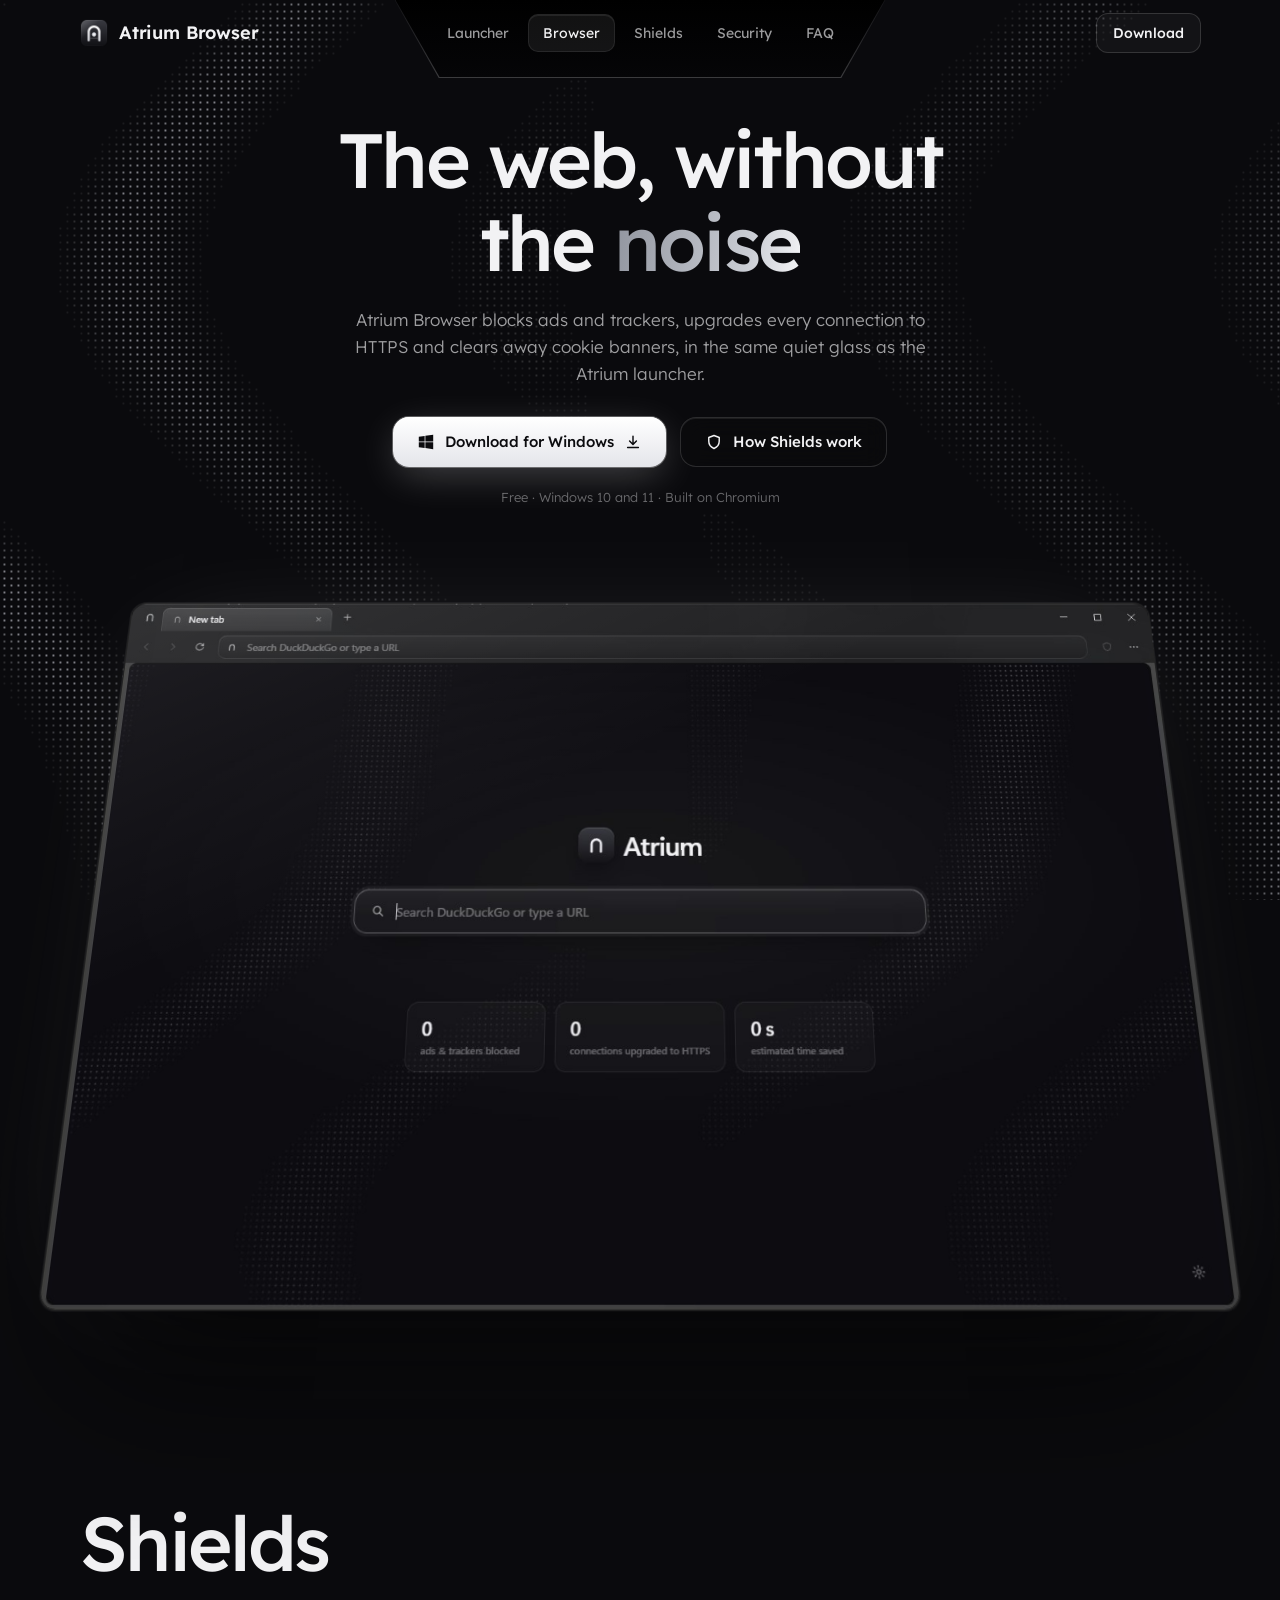
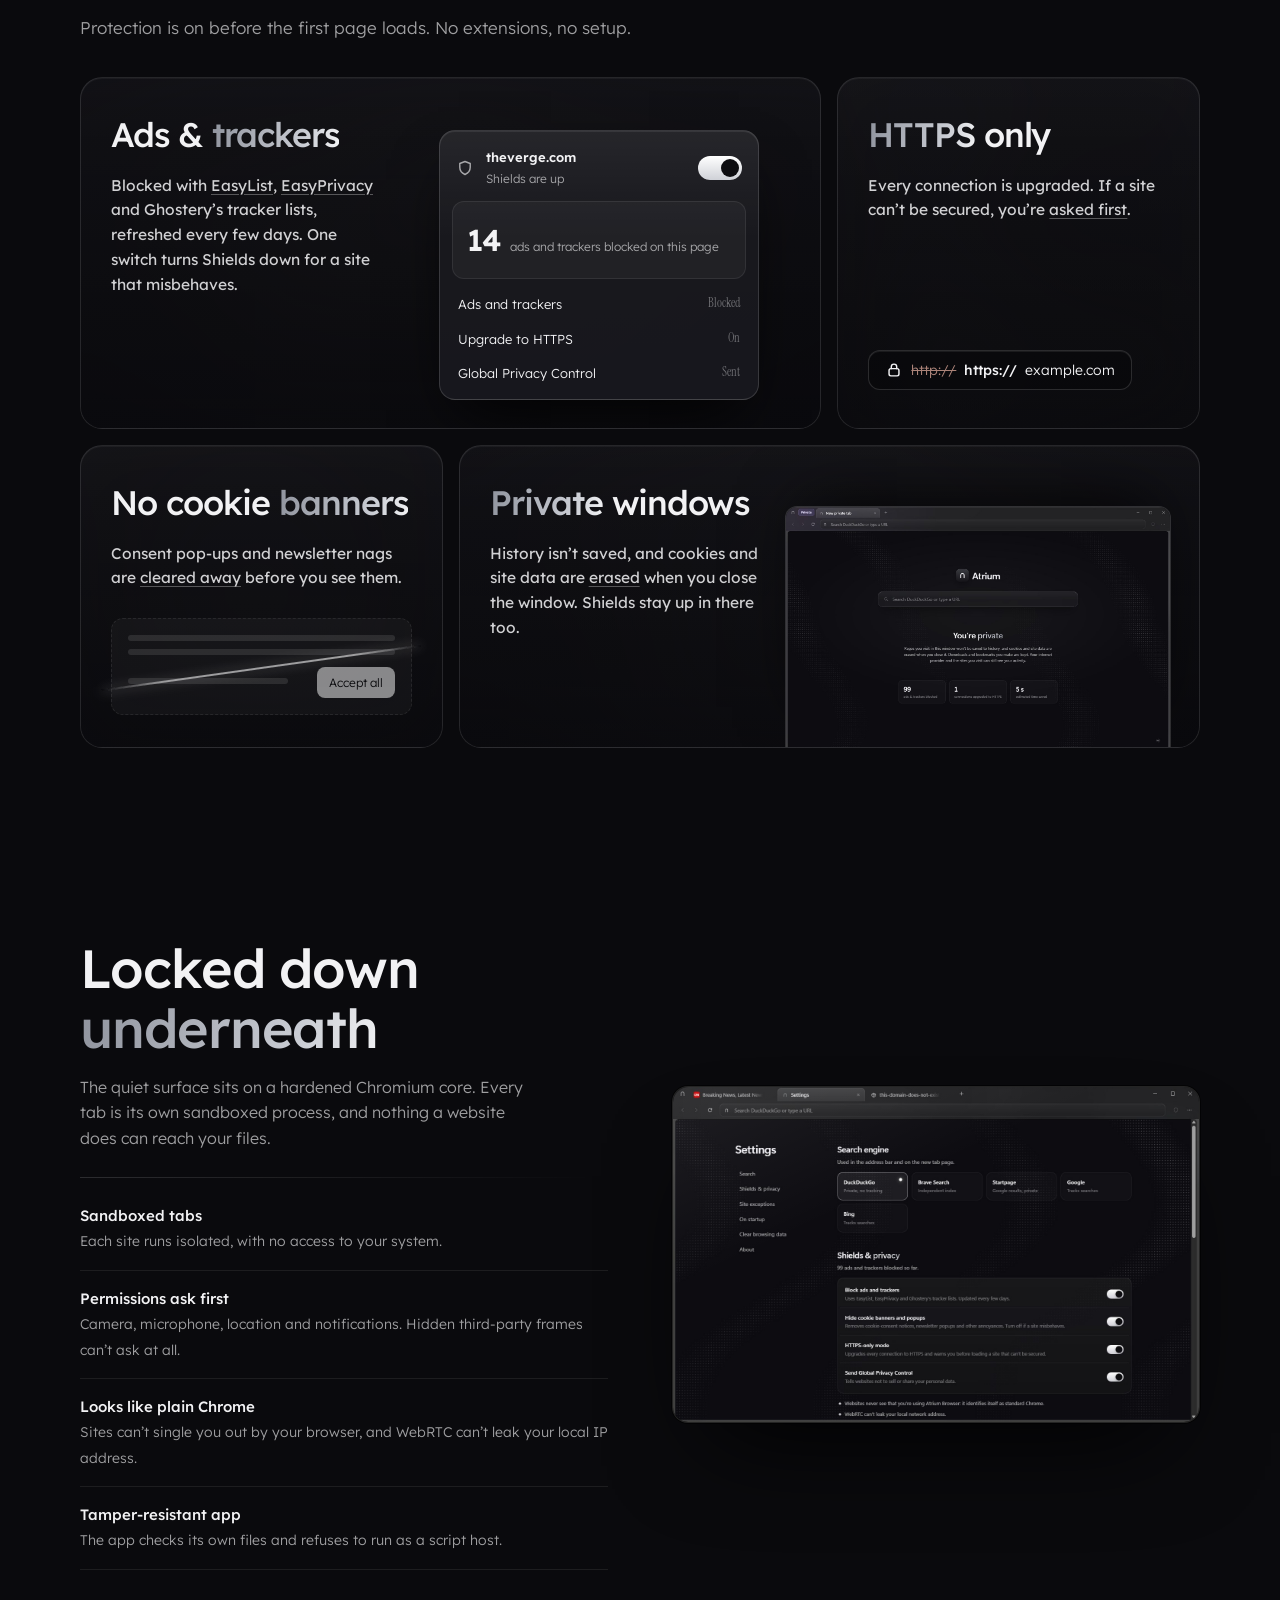
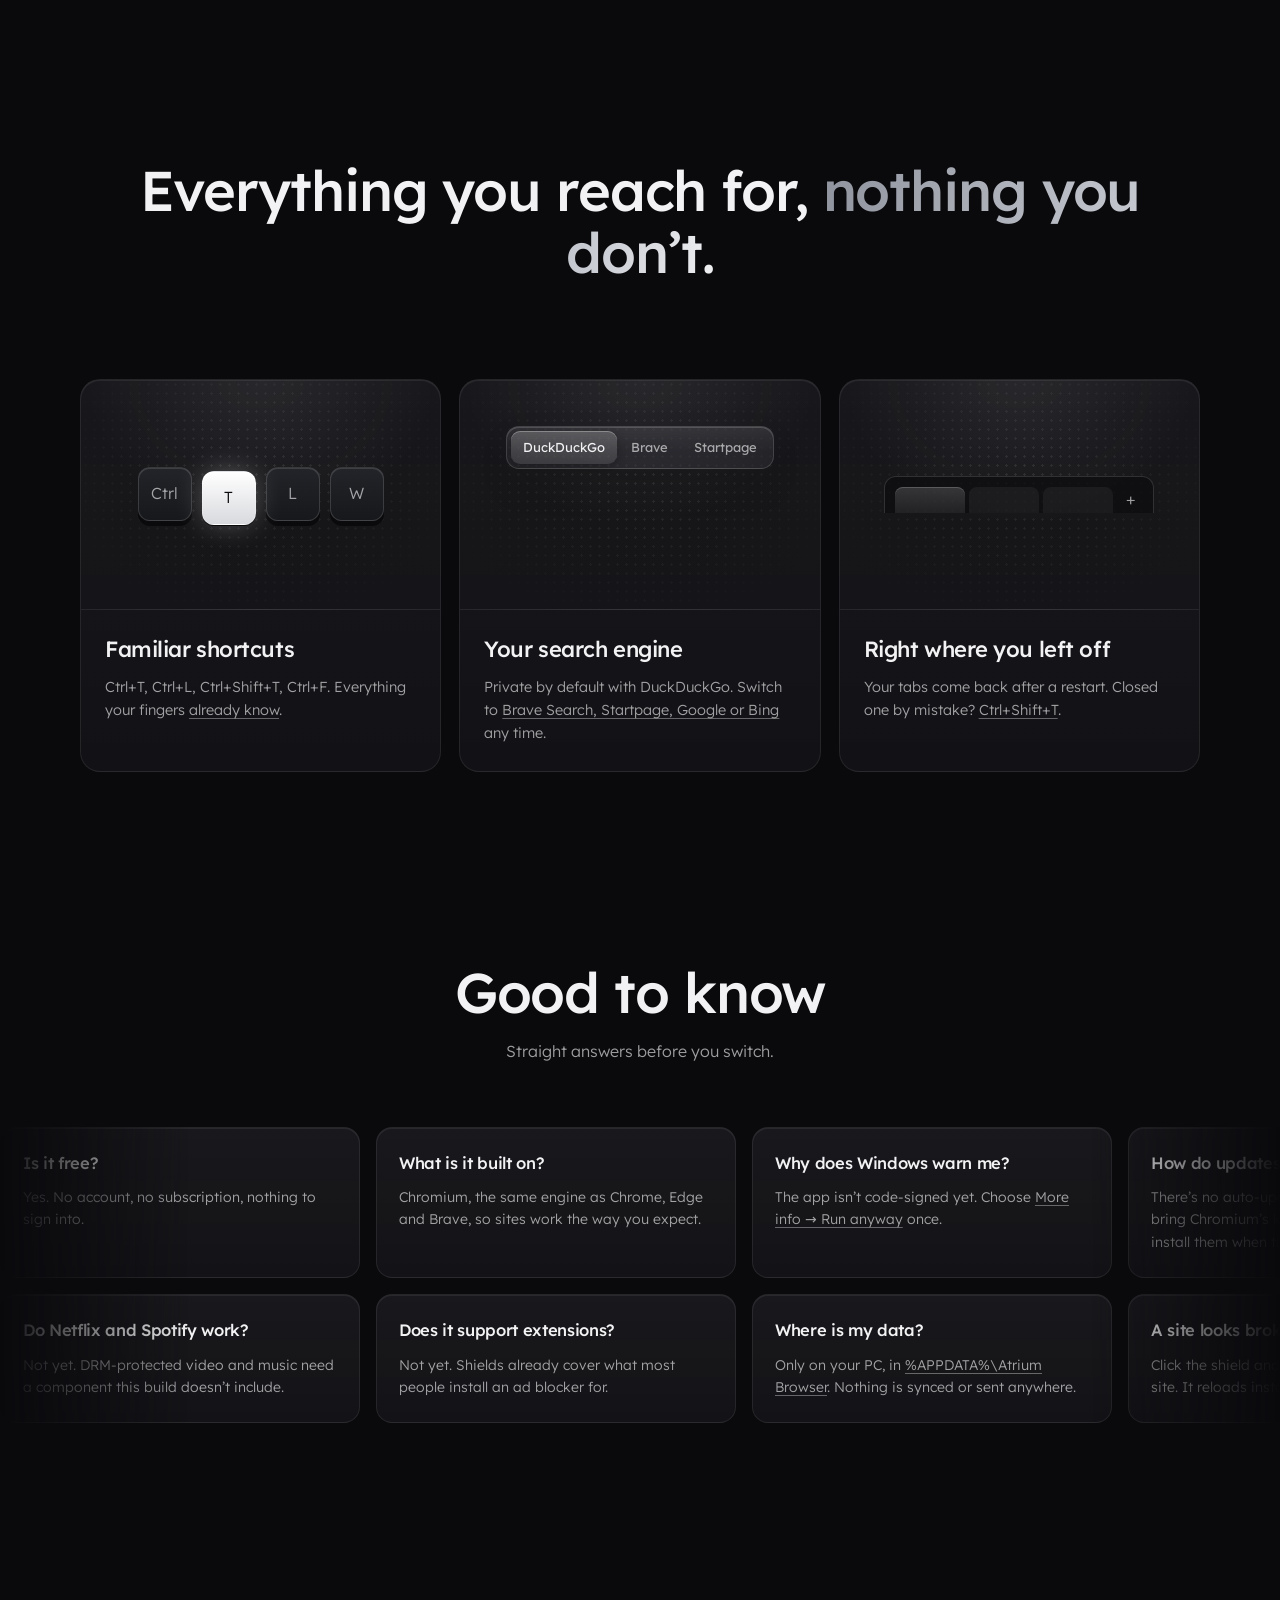
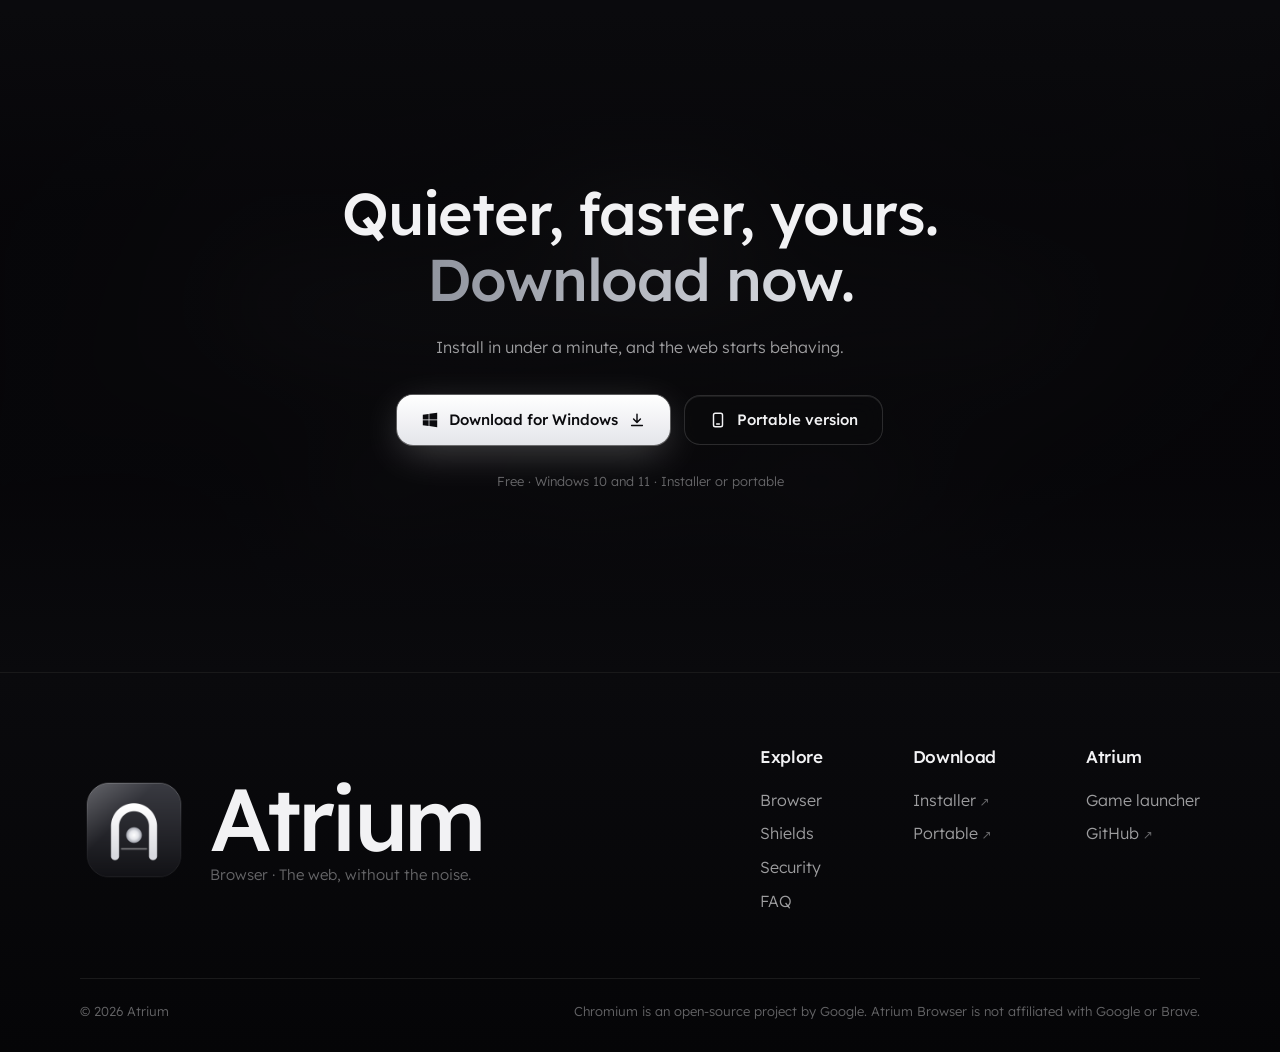
<file: browser.html>
<!doctype html>
<html lang="en">
<head>
  <meta charset="utf-8">
  <meta name="viewport" content="width=device-width, initial-scale=1">
  <title>Atrium Browser — The web, without the noise</title>
  <meta name="description" content="A fast, private browser in the Atrium style. Blocks ads and trackers, upgrades every connection to HTTPS, and hides cookie banners. Built on Chromium.">
  <link rel="icon" href="assets/browser-icon.png">
  <link rel="preconnect" href="https://fonts.googleapis.com">
  <link rel="preconnect" href="https://fonts.gstatic.com" crossorigin>
  <link href="https://fonts.googleapis.com/css2?family=Lexend:wght@300;400;500;600;700&family=Instrument+Serif:ital@1&display=swap" rel="stylesheet">
  <link rel="stylesheet" href="styles.css">
  <link rel="stylesheet" href="browser.css">
</head>
<body>
  <canvas id="dots" aria-hidden="true"></canvas>

  <header class="nav" id="nav">
    <div class="nav-inner">
      <a class="brand" href="#top"><img src="assets/browser-icon.png" alt=""><span>Atrium Browser</span></a>
      <nav class="links">
        <a href="index.html">Launcher</a>
        <a href="#top" class="active">Browser</a>
        <a href="#shields">Shields</a>
        <a href="#security">Security</a>
        <a href="#faq">FAQ</a>
      </nav>
      <a class="nav-cta" href="#download">Download</a>
    </div>
  </header>

  <main id="top">
    <!-- ============ HERO ============ -->
    <section class="hero">
      <div class="hero-copy">
        <h1 class="reveal">The web, without<br>the <span class="accent">noise</span></h1>
        <p class="reveal">Atrium Browser blocks ads and trackers, upgrades every connection to HTTPS and clears away
          cookie banners, in the same quiet glass as the Atrium launcher.</p>
        <div class="ctas reveal">
          <a class="btn primary" href="https://github.com/lolassion/atrium-browser/releases/latest/download/AtriumBrowser-Setup.exe" download>
            <svg viewBox="0 0 20 20" class="fill"><path d="M2 4.1l6.5-.9v6.3H2zM9.3 3.1L18 2v7.5H9.3zM2 10.4h6.5v6.3L2 15.8zM9.3 10.4H18V18l-8.7-1.2z"/></svg>
            Download for Windows
            <svg viewBox="0 0 20 20"><path d="M10 3.5v9M6.2 9l3.8 3.8L13.8 9M4 16.2h12"/></svg>
          </a>
          <a class="btn ghost" href="#shields">
            <svg viewBox="0 0 20 20"><path d="M10 2.8l5.8 2.2v4.3c0 3.7-2.5 6.6-5.8 7.9-3.3-1.3-5.8-4.2-5.8-7.9V5z"/></svg>
            How Shields work
          </a>
        </div>
        <small class="hero-note reveal">Free · Windows 10 and 11 · Built on Chromium</small>
      </div>

      <div class="tilt-stage" id="tiltStage">
        <div class="tilt window big-window">
          <img src="assets/browser-newtab.jpg" alt="Atrium Browser's new tab page with search and Shields statistics">
        </div>
      </div>
    </section>

    <!-- ============ SHIELDS BENTO ============ -->
    <section class="section" id="shields">
      <div class="wrap">
        <h2 class="big reveal">Shields</h2>
        <p class="lead reveal">Protection is on before the first page loads. No extensions, no setup.</p>

        <div class="bento">
          <article class="card wide reveal">
            <div class="ambient"><img src="assets/browser-newtab.jpg" alt=""></div>
            <div class="card-copy">
              <h3>Ads &amp; <span class="accent">trackers</span></h3>
              <p>Blocked with <u>EasyList</u>, <u>EasyPrivacy</u> and Ghostery’s tracker lists, refreshed every few days. One switch turns Shields down for a site that misbehaves.</p>
            </div>
            <div class="card-visual shield-demo">
              <div class="panel">
                <div class="ph"><span class="ico"><svg viewBox="0 0 20 20"><path d="M10 2.8l5.8 2.2v4.3c0 3.7-2.5 6.6-5.8 7.9-3.3-1.3-5.8-4.2-5.8-7.9V5z"/></svg></span><div><b>theverge.com</b><small>Shields are up</small></div><i class="tog"></i></div>
                <div class="count"><b data-count="14">0</b><span>ads and trackers blocked on this page</span></div>
                <div class="fact"><span>Ads and trackers</span><em>Blocked</em></div>
                <div class="fact"><span>Upgrade to HTTPS</span><em>On</em></div>
                <div class="fact"><span>Global Privacy Control</span><em>Sent</em></div>
              </div>
            </div>
          </article>

          <article class="card reveal">
            <div class="ambient"><img src="assets/browser-settings.jpg" alt=""></div>
            <div class="card-copy">
              <h3><span class="accent">HTTPS</span> only</h3>
              <p>Every connection is upgraded. If a site can’t be secured, you’re <u>asked first</u>.</p>
            </div>
            <div class="card-visual https-demo">
              <div class="pill"><svg viewBox="0 0 20 20"><rect x="4.5" y="8.5" width="11" height="8" rx="2"/><path d="M7 8.5V6.5a3 3 0 0 1 6 0v2"/></svg><s>http://</s><b>https://</b>example.com</div>
            </div>
          </article>

          <article class="card reveal">
            <div class="ambient"><img src="assets/browser-private.jpg" alt=""></div>
            <div class="card-copy">
              <h3>No cookie <span class="accent">banners</span></h3>
              <p>Consent pop-ups and newsletter nags are <u>cleared away</u> before you see them.</p>
            </div>
            <div class="card-visual banner-demo">
              <div class="fake-banner"><i></i><i></i><i class="short"></i><span>Accept all</span></div>
            </div>
          </article>

          <article class="card wide reveal">
            <div class="ambient"><img src="assets/browser-private.jpg" alt=""></div>
            <div class="card-copy">
              <h3><span class="accent">Private</span> windows</h3>
              <p>History isn’t saved, and cookies and site data are <u>erased</u> when you close the window. Shields stay up in there too.</p>
            </div>
            <div class="card-visual shot-window">
              <img src="assets/browser-private.jpg" alt="">
            </div>
          </article>
        </div>
      </div>
    </section>

    <!-- ============ SECURITY ============ -->
    <section class="section" id="security">
      <div class="wrap split">
        <div class="split-copy">
          <h2 class="reveal">Locked down <span class="accent">underneath</span></h2>
          <p class="reveal">The quiet surface sits on a hardened Chromium core. Every tab is its own sandboxed process,
            and nothing a website does can reach your files.</p>
          <div class="rule reveal"></div>
          <ol class="steps static reveal">
            <li class="on"><b>Sandboxed tabs</b><span>Each site runs isolated, with no access to your system.</span></li>
            <li class="on"><b>Permissions ask first</b><span>Camera, microphone, location and notifications. Hidden third-party frames can’t ask at all.</span></li>
            <li class="on"><b>Looks like plain Chrome</b><span>Sites can’t single you out by your browser, and WebRTC can’t leak your local IP address.</span></li>
            <li class="on"><b>Tamper-resistant app</b><span>The app checks its own files and refuses to run as a script host.</span></li>
          </ol>
        </div>
        <div class="window reveal settings-shot">
          <img src="assets/browser-settings.jpg" alt="Atrium Browser settings: search engine and Shields options">
        </div>
      </div>
    </section>

    <!-- ============ TRIO ============ -->
    <section class="section">
      <div class="wrap">
        <h2 class="center reveal">Everything you reach for, <span class="accent">nothing you don’t.</span></h2>
        <p class="center sub reveal">The everyday parts of a browser, kept simple.</p>
        <div class="trio">
          <article class="tcard reveal">
            <div class="tvis">
              <div class="kbd-row"><span class="kc">Ctrl</span><span class="kc">T</span><span class="kc">L</span><span class="kc">W</span></div>
            </div>
            <h3>Familiar shortcuts</h3>
            <p>Ctrl+T, Ctrl+L, Ctrl+Shift+T, Ctrl+F. Everything your fingers <u>already know</u>.</p>
          </article>
          <article class="tcard reveal">
            <div class="tvis">
              <div class="seg glass">
                <span class="on">DuckDuckGo</span><span>Brave</span><span>Startpage</span>
              </div>
            </div>
            <h3>Your search engine</h3>
            <p>Private by default with DuckDuckGo. Switch to <u>Brave Search, Startpage, Google or Bing</u> any time.</p>
          </article>
          <article class="tcard reveal">
            <div class="tvis">
              <div class="mini-tabs"><span class="t on"></span><span class="t"></span><span class="t"></span><span class="plus">+</span></div>
            </div>
            <h3>Right where you left off</h3>
            <p>Your tabs come back after a restart. Closed one by mistake? <u>Ctrl+Shift+T</u>.</p>
          </article>
        </div>
      </div>
    </section>

    <!-- ============ FAQ ============ -->
    <section class="section" id="faq">
      <div class="wrap">
        <h2 class="center reveal">Good to know</h2>
        <p class="center sub reveal">Straight answers before you switch.</p>
      </div>
      <div class="marquee reveal">
        <div class="track">
          <div class="q"><h4>Is it free?</h4><p>Yes. No account, no subscription, nothing to sign into.</p></div>
          <div class="q"><h4>What is it built on?</h4><p>Chromium, the same engine as Chrome, Edge and Brave, so sites work the way you expect.</p></div>
          <div class="q"><h4>Why does Windows warn me?</h4><p>The app isn’t code-signed yet. Choose <u>More info → Run anyway</u> once.</p></div>
          <div class="q"><h4>How do updates work?</h4><p>There’s no auto-update yet. New releases bring Chromium’s latest <u>security fixes</u>, so install them when they appear.</p></div>
        </div>
      </div>
      <div class="marquee reverse reveal">
        <div class="track">
          <div class="q"><h4>Do Netflix and Spotify work?</h4><p>Not yet. DRM-protected video and music need a component this build doesn’t include.</p></div>
          <div class="q"><h4>Does it support extensions?</h4><p>Not yet. Shields already cover what most people install an ad blocker for.</p></div>
          <div class="q"><h4>Where is my data?</h4><p>Only on your PC, in <u>%APPDATA%\Atrium Browser</u>. Nothing is synced or sent anywhere.</p></div>
          <div class="q"><h4>A site looks broken?</h4><p>Click the shield and turn Shields down for that site. It reloads instantly.</p></div>
        </div>
      </div>
    </section>

    <!-- ============ CTA ============ -->
    <section class="cta" id="download">
      <div class="cta-bg"><img src="assets/browser-newtab.jpg" alt=""></div>
      <div class="cta-copy">
        <h2 class="reveal">Quieter, faster, yours.<br><span class="accent">Download now.</span></h2>
        <p class="reveal">Install in under a minute, and the web starts behaving.</p>
        <div class="ctas reveal">
          <a class="btn primary" href="https://github.com/lolassion/atrium-browser/releases/latest/download/AtriumBrowser-Setup.exe" download>
            <svg viewBox="0 0 20 20" class="fill"><path d="M2 4.1l6.5-.9v6.3H2zM9.3 3.1L18 2v7.5H9.3zM2 10.4h6.5v6.3L2 15.8zM9.3 10.4H18V18l-8.7-1.2z"/></svg>
            Download for Windows
            <svg viewBox="0 0 20 20"><path d="M10 3.5v9M6.2 9l3.8 3.8L13.8 9M4 16.2h12"/></svg>
          </a>
          <a class="btn ghost" href="https://github.com/lolassion/atrium-browser/releases/latest/download/AtriumBrowser-Portable.exe" download>
            <svg viewBox="0 0 20 20"><rect x="5" y="2.5" width="10" height="15" rx="2"/><path d="M8.5 14.5h3"/></svg>
            Portable version
          </a>
        </div>
        <small class="reveal">Free · Windows 10 and 11 · Installer or portable</small>
      </div>
    </section>
  </main>

  <footer class="footer">
    <div class="wrap foot">
      <div class="foot-brand">
        <img src="assets/browser-icon.png" alt="">
        <div>
          <strong>Atrium</strong>
          <span>Browser · The web, without the noise.</span>
        </div>
      </div>
      <div class="foot-cols">
        <div>
          <h5>Explore</h5>
          <a href="#top">Browser</a><a href="#shields">Shields</a><a href="#security">Security</a><a href="#faq">FAQ</a>
        </div>
        <div>
          <h5>Download</h5>
          <a href="https://github.com/lolassion/atrium-browser/releases/latest/download/AtriumBrowser-Setup.exe" download>Installer <i>↗</i></a>
          <a href="https://github.com/lolassion/atrium-browser/releases/latest/download/AtriumBrowser-Portable.exe" download>Portable <i>↗</i></a>
        </div>
        <div>
          <h5>Atrium</h5>
          <a href="index.html">Game launcher</a>
          <a href="https://github.com/lolassion/atrium-browser">GitHub <i>↗</i></a>
        </div>
      </div>
    </div>
    <div class="wrap foot-bottom"><span>© 2026 Atrium</span><span>Chromium is an open-source project by Google. Atrium Browser is not affiliated with Google or Brave.</span></div>
  </footer>

  <script src="script.js"></script>
  <script src="browser.js"></script>
</body>
</html>
</file>
<file: styles.css>
/* Atrium — site. Palette mirrors the app: graphite, white ink, liquid glass. */
:root {
  --bg: #0a0a0d;
  --bg-2: #0f0f13;
  --ink: #f2f2f4;
  --ink-2: rgba(242, 242, 244, 0.64);
  --ink-3: rgba(242, 242, 244, 0.40);
  --line: rgba(255, 255, 255, 0.08);
  --line-2: rgba(255, 255, 255, 0.14);
  --glass: rgba(255, 255, 255, 0.05);
  --glass-hi: rgba(255, 255, 255, 0.10);
  --ease: cubic-bezier(0.22, 0.8, 0.24, 1);
  --wrap: 1120px;
  --display: "Lexend", "Segoe UI Variable Display", system-ui, sans-serif;
  color-scheme: dark;
}

* { box-sizing: border-box; }
html { scroll-behavior: smooth; }
body {
  margin: 0;
  background: var(--bg);
  color: var(--ink);
  font: 300 16px/1.6 var(--display);
  -webkit-font-smoothing: antialiased;
  overflow-x: hidden;
}
a { color: inherit; text-decoration: none; }
u { text-decoration: underline; text-decoration-color: rgba(255, 255, 255, 0.35); text-underline-offset: 3px; }
img { display: block; max-width: 100%; }
svg { width: 18px; height: 18px; fill: none; stroke: currentColor; stroke-width: 1.6; stroke-linecap: round; stroke-linejoin: round; flex: none; }
svg.fill { fill: currentColor; stroke: none; }
h1, h2, h3, h4, h5 { font-weight: 500; letter-spacing: -0.02em; margin: 0; }
em { font-family: "Instrument Serif", serif; font-style: italic; font-weight: 400; letter-spacing: 0; color: var(--ink-2); }

/* Two-tone accent: brushed silver with a slow liquid sheen */
.accent {
  background: linear-gradient(100deg, #8f939d 0%, #c9ccd3 30%, #ffffff 45%, #c9ccd3 60%, #8f939d 100%);
  background-size: 250% 100%;
  -webkit-background-clip: text; background-clip: text;
  color: transparent;
  animation: sheen 7s var(--ease) infinite;
}
@keyframes sheen { 0%, 100% { background-position: 100% 0; } 50% { background-position: 0% 0; } }

.glass {
  background: linear-gradient(180deg, var(--glass-hi), var(--glass) 60%);
  backdrop-filter: blur(24px) saturate(1.6);
  -webkit-backdrop-filter: blur(24px) saturate(1.6);
  border: 1px solid var(--line-2);
  box-shadow: inset 0 1px 0 rgba(255, 255, 255, 0.16), 0 16px 40px -18px rgba(0, 0, 0, 0.7);
}

.wrap { width: min(var(--wrap), 100% - 48px); margin-inline: auto; }

/* ---------- halftone backdrop ---------- */
#dots { position: fixed; inset: 0; width: 100%; height: 100%; z-index: -1; pointer-events: none; }

/* ---------- reveal ---------- */
.reveal { opacity: 0; transform: translateY(26px); filter: blur(10px); transition: opacity 900ms var(--ease), transform 900ms var(--ease), filter 900ms var(--ease); }
.reveal.in { opacity: 1; transform: none; filter: none; }

/* ---------- nav ---------- */
.nav { position: fixed; inset: 0 0 auto; z-index: 50; padding-top: 0; transition: padding 500ms var(--ease); }
.nav-inner {
  position: relative;
  width: min(1180px, 100% - 32px); margin-inline: auto; height: 64px;
  display: grid; grid-template-columns: 1fr auto 1fr; align-items: center;
  padding: 0 28px; border-radius: 18px;
  border: 1px solid transparent;
  transition: background 500ms var(--ease), border-color 500ms var(--ease), height 500ms var(--ease), backdrop-filter 500ms;
}
.nav.scrolled { padding-top: 10px; }
.nav.scrolled .nav-inner {
  height: 58px;
  background: rgba(12, 12, 15, 0.62);
  backdrop-filter: blur(24px) saturate(1.6); -webkit-backdrop-filter: blur(24px) saturate(1.6);
  border-color: var(--line);
  box-shadow: inset 0 1px 0 rgba(255, 255, 255, 0.06), 0 20px 40px -24px rgba(0, 0, 0, 0.8);
}
.brand { display: flex; align-items: center; gap: 10px; font-weight: 600; font-size: 18px; letter-spacing: -0.01em; }
.brand img { width: 30px; height: 30px; }
.links { position: relative; display: flex; gap: 4px; padding: 0 36px; height: 64px; align-items: center; }
/* the hanging notch the bar grows out of */
.links::before, .links::after {
  content: ""; position: absolute; z-index: -1;
  clip-path: polygon(0 0, 100% 0, 91% 100%, 9% 100%);
  transition: opacity 500ms var(--ease), transform 500ms var(--ease);
}
/* outline layer, then the fill 1px inside it */
.links::before { inset: -1px -1px -13px; background: linear-gradient(180deg, rgba(255, 255, 255, 0.04), rgba(255, 255, 255, 0.2)); }
.links::after { inset: -1px 0 -12px; background: linear-gradient(180deg, #000, #050507); }
.nav.scrolled .links::before, .nav.scrolled .links::after { opacity: 0; transform: translateY(-16px); }
.nav.scrolled .links { height: 58px; }
.links a { padding: 7px 14px; border-radius: 10px; font-size: 14px; font-weight: 400; color: var(--ink-2); border: 1px solid transparent; transition: color 200ms, background 200ms; }
.links a:hover { color: var(--ink); }
.links a.active { color: var(--ink); background: rgba(255, 255, 255, 0.07); border-color: var(--line); box-shadow: inset 0 1px 0 rgba(255, 255, 255, 0.08); }
.nav-cta { justify-self: end; font-size: 14px; font-weight: 500; padding: 8px 16px; border-radius: 12px; border: 1px solid var(--line-2); background: rgba(255, 255, 255, 0.04); transition: background 200ms; }
.nav-cta:hover { background: rgba(255, 255, 255, 0.1); }

/* ---------- buttons ---------- */
.ctas { display: flex; gap: 14px; justify-content: center; flex-wrap: wrap; }
.btn { display: inline-flex; align-items: center; gap: 10px; height: 50px; padding: 0 24px; border-radius: 16px; font-size: 15px; font-weight: 500; transition: transform 200ms var(--ease), box-shadow 200ms var(--ease), background 200ms; }
.btn.primary {
  background: linear-gradient(180deg, #ffffff, #e4e5ea); color: #0b0b0e;
  box-shadow: inset 0 1px 0 #fff, 0 0 0 1px rgba(255, 255, 255, 0.3), 0 10px 40px -6px rgba(255, 255, 255, 0.28);
}
.btn.primary:hover { transform: translateY(-2px); box-shadow: inset 0 1px 0 #fff, 0 0 0 1px rgba(255, 255, 255, 0.4), 0 16px 50px -6px rgba(255, 255, 255, 0.38); }
.btn.ghost { border: 1px solid var(--line-2); background: rgba(10, 10, 13, 0.6); backdrop-filter: blur(12px); box-shadow: inset 0 1px 0 rgba(255, 255, 255, 0.08); }
.btn.ghost:hover { background: rgba(255, 255, 255, 0.08); }

/* ---------- hero ---------- */
.hero { padding-top: 118px; text-align: center; }
.hero h1 { font-size: clamp(44px, 6vw, 80px); line-height: 1.08; font-weight: 500; letter-spacing: -0.035em; }
.hero p { max-width: 600px; margin: 22px auto 30px; color: var(--ink-2); font-size: 17px; transition-delay: 80ms; }
.hero .ctas { transition-delay: 160ms; }

/* 3D laptop (rendered by laptop.js) */
.stage { position: relative; margin-top: 0; height: min(78vw, 860px); }
.stage canvas { position: absolute; inset: 0; width: 100%; height: 100%; opacity: 0; transition: opacity 900ms var(--ease); }
.stage.ready canvas { opacity: 1; }
.stage-fallback { display: none; width: min(900px, 88vw); margin: 40px auto 0; border-radius: 14px; border: 1px solid var(--line-2); }
.stage.no-webgl .stage-fallback { display: block; }

/* window controls drawn over app screenshots (the OS draws them in the real app) */
.wc { position: absolute; top: 0; right: 0; width: 9.7%; height: 4.9%; display: flex; z-index: 2; }
.wc i { flex: 1; position: relative; }
.wc i::before { content: ""; position: absolute; left: 50%; top: 50%; width: 22%; transform: translate(-50%, -50%); }
.wc .min::before { height: 0; border-top: 1px solid #d9dade; }
.wc .max::before { aspect-ratio: 1; border: 1px solid #d9dade; }
.wc .close::before, .wc .close::after { content: ""; position: absolute; left: 50%; top: 50%; width: 28%; border-top: 1px solid #d9dade; }
.wc .close::before { transform: translate(-50%, -50%) rotate(45deg); }
.wc .close::after { transform: translate(-50%, -50%) rotate(-45deg); }

/* ---------- story ---------- */
.story { position: relative; height: calc(var(--n) * 90vh + 40vh); margin-top: 40px; }
.story-sticky {
  position: sticky; top: 0; height: 100vh;
  width: min(1180px, 100% - 48px); margin-inline: auto;
  display: grid; grid-template-columns: 0.85fr 1.15fr; gap: 56px; align-items: center;
}
.story-title { font-size: clamp(36px, 4vw, 52px); line-height: 1.1; }
.story-title em { font-size: 1.1em; }
.rule { height: 1px; margin: 26px 0 0; background: linear-gradient(90deg, var(--line-2), transparent); }
.story-items { position: relative; height: 330px; margin-top: 40px; }
.item { position: absolute; inset: 0; opacity: 0; transform: translateY(70px); filter: blur(8px); transition: opacity 700ms var(--ease), transform 700ms var(--ease), filter 700ms var(--ease); pointer-events: none; }
.item.next { opacity: 0.22; transform: translateY(290px); filter: blur(5px); }
.item.next p, .item.next ul { opacity: 0; }
.item p, .item ul { transition: opacity 500ms var(--ease); }
.item.prev { opacity: 0; transform: translateY(-60px); filter: blur(8px); }
.item.on { opacity: 1; transform: none; filter: none; pointer-events: auto; }
.item h3 { font-size: 30px; font-weight: 500; margin-bottom: 14px; }
.item p { color: var(--ink-2); margin: 0 0 18px; }
.item ul { list-style: none; margin: 0; padding: 0; display: grid; gap: 8px; }
.item li { position: relative; padding-left: 18px; font-size: 14.5px; color: var(--ink); }
.item li::before { content: ""; position: absolute; left: 2px; top: 0.62em; width: 5px; height: 5px; border-radius: 50%; background: linear-gradient(180deg, #fff, #9a9da6); }
.story-dots { display: flex; gap: 8px; margin-top: 8px; }
.story-dots i { width: 22px; height: 3px; border-radius: 3px; background: var(--line-2); transition: background 400ms, width 400ms var(--ease); }
.story-dots i.on { width: 40px; background: var(--ink); }

.window { position: relative; aspect-ratio: 16 / 10; border-radius: 14px; overflow: hidden; background: #000; border: 1px solid var(--line-2); box-shadow: 0 50px 100px -40px rgba(0, 0, 0, 0.95), 0 0 0 1px rgba(0, 0, 0, 0.6), inset 0 1px 0 rgba(255, 255, 255, 0.1); }
.window img { position: absolute; inset: 0; width: 100%; height: 100%; object-fit: cover; opacity: 0; transform: scale(1.03); filter: blur(6px); transition: opacity 800ms var(--ease), transform 1100ms var(--ease), filter 800ms var(--ease); }
.window img.on { opacity: 1; transform: none; filter: none; }
.window::after { content: ""; position: absolute; inset: 0; border-radius: inherit; pointer-events: none; background: linear-gradient(155deg, rgba(255, 255, 255, 0.08), transparent 35%); z-index: 3; }

/* ---------- sections ---------- */
.section { padding: 150px 0 40px; }
h2.big { font-size: clamp(48px, 6vw, 76px); letter-spacing: -0.035em; }
.lead { color: var(--ink-2); margin: 10px 0 36px; font-size: 17px; }
h2.center, p.center { text-align: center; }
h2.center { font-size: clamp(36px, 4.4vw, 56px); line-height: 1.1; }
p.sub { color: var(--ink-2); margin: 16px 0 54px; }

/* ---------- bento ---------- */
.bento { display: grid; gap: 16px; grid-template-columns: repeat(6, 1fr); grid-template-areas: "a a a a b b" "c c d d d d"; }
.bento .card:nth-child(1) { grid-area: a; }
.bento .card:nth-child(2) { grid-area: b; }
.bento .card:nth-child(3) { grid-area: c; }
.bento .card:nth-child(4) { grid-area: d; }

.card {
  position: relative; overflow: hidden; isolation: isolate;
  min-height: 300px; border-radius: 22px; padding: 30px 30px 0;
  background: linear-gradient(180deg, rgba(255, 255, 255, 0.05), rgba(255, 255, 255, 0.015)), var(--bg-2);
  border: 1px solid var(--line);
  box-shadow: inset 0 1px 0 rgba(255, 255, 255, 0.08);
  display: flex; flex-direction: column;
  transition: border-color 300ms, transform 500ms var(--ease);
}
.card:hover { border-color: var(--line-2); transform: translateY(-3px); }
.card.wide { flex-direction: row; gap: 24px; padding-bottom: 0; }
.card.wide .card-copy { flex: 0 0 40%; padding-bottom: 30px; }
.ambient { position: absolute; inset: -20%; z-index: -1; opacity: 0.42; transition: opacity 600ms; }
.ambient img { width: 100%; height: 100%; object-fit: cover; filter: blur(60px) saturate(1.5) brightness(0.55); }
.card:hover .ambient { opacity: 0.6; }
.card::after { content: ""; position: absolute; inset: 0; z-index: -1; background: linear-gradient(180deg, rgba(7, 7, 10, 0.1), rgba(7, 7, 10, 0.55)); }
.card h3 { font-size: 34px; letter-spacing: -0.03em; }
.card p { color: var(--ink); opacity: 0.86; font-size: 15.5px; font-weight: 400; margin: 10px 0 0; max-width: 320px; }
.card-visual { margin-top: auto; }

.shot-window { position: relative; flex: 1; align-self: flex-end; aspect-ratio: 16 / 10; margin-right: -2px; border-radius: 12px 12px 0 0; overflow: hidden; border: 1px solid var(--line-2); border-bottom: 0; box-shadow: 0 -20px 60px -20px rgba(0, 0, 0, 0.8); }
.shot-window img { width: 100%; height: 100%; object-fit: cover; object-position: top; }

.seg { display: inline-flex; gap: 2px; padding: 4px; border-radius: 13px; font-size: 13px; font-weight: 400; color: var(--ink-2); }
.seg span { padding: 6px 12px; border-radius: 9px; white-space: nowrap; }
.seg span.on { color: var(--ink); background: linear-gradient(180deg, rgba(255, 255, 255, 0.2), rgba(255, 255, 255, 0.1)); box-shadow: inset 0 1px 0 rgba(255, 255, 255, 0.28), 0 2px 8px rgba(0, 0, 0, 0.25); }
.seg b { font-weight: 400; color: var(--ink-3); margin-left: 4px; }
.tabs-demo { display: grid; gap: 10px; justify-items: start; padding: 30px 0 34px; }
.tabs-demo .seg.faint { opacity: 0.55; transform: translateX(26px); }

.play-demo { padding: 30px 0 34px; }
.play-demo .meta { display: flex; gap: 10px; font-size: 13px; color: var(--ink-2); margin-bottom: 16px; flex-wrap: wrap; }
.play-demo .meta span + span::before { content: "·"; margin-right: 10px; color: var(--ink-3); }
.play-demo .row { display: flex; gap: 10px; align-items: center; }
.play { display: inline-flex; align-items: center; gap: 9px; height: 46px; padding: 0 26px 0 20px; border-radius: 23px; background: linear-gradient(180deg, #fff, #e9e9ee); color: #0c0c0f; font-weight: 600; font-size: 15px; box-shadow: inset 0 1px 0 #fff, 0 10px 30px -8px rgba(0, 0, 0, 0.55); }
.play svg { width: 17px; height: 17px; }
.round { width: 46px; height: 46px; border-radius: 50%; display: inline-grid; place-items: center; }

.add-demo { position: relative; flex: 1; align-self: stretch; min-height: 270px; }
.picker { position: absolute; left: 0; top: 26px; width: min(250px, 62%); border-radius: 14px; padding: 12px; font-size: 13px; background: rgba(20, 20, 24, 0.7); }
.picker-head { font-weight: 500; padding: 2px 6px 10px; border-bottom: 1px solid var(--line); margin-bottom: 6px; }
.file { display: flex; align-items: center; gap: 10px; padding: 7px 8px; border-radius: 8px; color: var(--ink-2); }
.file i { width: 16px; height: 16px; border-radius: 4px; background: linear-gradient(180deg, #c9ccd3, #7b7e87); }
.file.sel { background: rgba(255, 255, 255, 0.1); color: var(--ink); }
.picker-foot { display: flex; justify-content: flex-end; gap: 8px; margin-top: 10px; }
.mini-btn { padding: 5px 14px; border-radius: 8px; border: 1px solid var(--line-2); font-size: 12px; }
.mini-btn.solid { background: #fff; color: #0b0b0e; border-color: #fff; font-weight: 500; }
.ph-tile {
  position: absolute; right: 2%; bottom: -34px; width: min(150px, 36%); aspect-ratio: 2 / 3; border-radius: 12px; padding: 14px;
  display: flex; flex-direction: column; justify-content: space-between;
  background: linear-gradient(170deg, rgba(255, 255, 255, 0.14), rgba(255, 255, 255, 0.03)), #141418;
  border: 1px solid var(--line-2); box-shadow: inset 0 1px 0 rgba(255, 255, 255, 0.18), 0 30px 50px -20px rgba(0, 0, 0, 0.9);
  transform: rotate(6deg);
}
.ph-tile .ph-icon { width: 34px; height: 34px; border-radius: 9px; background: linear-gradient(180deg, #e6e7eb, #8b8e97); }
.ph-tile b { display: block; font-weight: 600; font-size: 16px; letter-spacing: -0.01em; }
.ph-tile small { font-size: 10px; letter-spacing: 0.06em; text-transform: uppercase; color: var(--ink-3); }

/* ---------- keyboard ---------- */
.split { display: grid; grid-template-columns: 1fr 1fr; gap: 64px; align-items: center; }
.split-copy h2 { font-size: clamp(36px, 4.2vw, 54px); line-height: 1.1; }
.split-copy > p { color: var(--ink-2); margin: 18px 0 0; max-width: 460px; }
.steps { list-style: none; padding: 0; margin: 10px 0 0; }
.steps li { padding: 16px 0; border-bottom: 1px solid var(--line); cursor: pointer; transition: opacity 300ms; opacity: 0.45; }
.steps li.on { opacity: 1; }
.steps b { display: block; font-weight: 500; font-size: 15px; }
.steps span { color: var(--ink-2); font-size: 14px; }
.keyboard {
  justify-self: center; display: grid; gap: 12px; padding: 34px; border-radius: 26px;
  background: linear-gradient(180deg, rgba(255, 255, 255, 0.05), rgba(255, 255, 255, 0.01)), var(--bg-2);
  border: 1px solid var(--line); box-shadow: inset 0 1px 0 rgba(255, 255, 255, 0.08), 0 40px 80px -40px rgba(0, 0, 0, 0.9);
  transform: perspective(1200px) rotateX(18deg) rotateZ(-4deg);
}
.krow { display: flex; gap: 12px; justify-content: center; }
.key {
  width: 72px; height: 72px; border-radius: 14px; display: grid; place-items: center;
  font-size: 15px; font-weight: 400; color: var(--ink-2);
  background: linear-gradient(180deg, #232429, #17181b);
  border: 1px solid var(--line-2);
  box-shadow: inset 0 1px 0 rgba(255, 255, 255, 0.12), 0 6px 0 #0a0a0c, 0 14px 24px -8px rgba(0, 0, 0, 0.8);
  transition: transform 180ms var(--ease), box-shadow 180ms var(--ease), color 180ms, background 180ms;
}
.key.gap { visibility: hidden; }
.key.w2 { width: 96px; } .key.w3 { width: 120px; } .key.w5 { width: 264px; }
.key.down {
  transform: translateY(5px); color: #0b0b0e;
  background: linear-gradient(180deg, #ffffff, #d9dade);
  box-shadow: inset 0 1px 0 #fff, 0 1px 0 #0a0a0c, 0 0 40px -4px rgba(255, 255, 255, 0.35);
}

/* ---------- trio ---------- */
.trio { display: grid; grid-template-columns: repeat(3, 1fr); gap: 18px; }
.tcard { border-radius: 20px; overflow: hidden; border: 1px solid var(--line); background: linear-gradient(180deg, rgba(255, 255, 255, 0.04), rgba(255, 255, 255, 0.01)), var(--bg-2); box-shadow: inset 0 1px 0 rgba(255, 255, 255, 0.07); transition: border-color 300ms, transform 500ms var(--ease); }
.tcard:hover { border-color: var(--line-2); transform: translateY(-3px); }
.tcard:nth-child(2) { transition-delay: 80ms; } .tcard:nth-child(3) { transition-delay: 160ms; }
.tvis {
  position: relative; height: 230px; display: grid; place-items: center; overflow: hidden;
  background: radial-gradient(70% 90% at 50% 0%, rgba(255, 255, 255, 0.07), transparent 70%);
  border-bottom: 1px solid var(--line);
}
.tvis::before { content: ""; position: absolute; inset: 0; background-image: radial-gradient(rgba(255, 255, 255, 0.09) 1px, transparent 1.2px); background-size: 9px 9px; -webkit-mask-image: radial-gradient(60% 70% at 50% 40%, #000, transparent); mask-image: radial-gradient(60% 70% at 50% 40%, #000, transparent); }
.tcard h3 { font-size: 22px; padding: 22px 24px 0; }
.tcard p { color: var(--ink-2); font-size: 14.5px; padding: 8px 24px 26px; margin: 0; }
.ctx { position: relative; width: 210px; border-radius: 10px; padding: 5px; font-size: 13px; font-weight: 400; background: rgba(32, 32, 36, 0.86); }
.ctx span { display: block; padding: 6px 12px; border-radius: 6px; color: var(--ink); }
.ctx span.hl { background: rgba(255, 255, 255, 0.1); }
.ctx hr { border: 0; border-top: 1px solid var(--line-2); margin: 4px 6px; }
.tvis .seg { position: absolute; top: 46px; }
.ghost-tile { position: absolute; top: 108px; width: 92px; aspect-ratio: 2 / 3; border-radius: 10px; border: 1px dashed var(--line-2); background: rgba(255, 255, 255, 0.03); display: grid; align-items: end; padding: 10px; font-size: 12px; color: var(--ink-3); }
.round.big { width: 64px; height: 64px; position: relative; }
.round.big svg { width: 24px; height: 24px; }
.spin svg { animation: spin 2.4s var(--ease) infinite; }
@keyframes spin { to { transform: rotate(360deg); } }
.toast { position: absolute; bottom: 36px; padding: 9px 16px; border-radius: 12px; font-size: 13px; color: var(--ink-2); background: rgba(24, 24, 28, 0.8); }
.toast b { color: var(--ink); font-weight: 500; margin-left: 6px; }

/* ---------- faq marquee ---------- */
.marquee { overflow: hidden; padding: 8px 0; -webkit-mask-image: linear-gradient(90deg, transparent, #000 15%, #000 85%, transparent); mask-image: linear-gradient(90deg, transparent, #000 15%, #000 85%, transparent); }
.track { display: flex; gap: 16px; width: max-content; animation: marquee 60s linear infinite; }
.marquee.reverse .track { animation-direction: reverse; animation-duration: 70s; }
.marquee:hover .track { animation-play-state: paused; }
@keyframes marquee { to { transform: translateX(calc(-50% - 8px)); } }
.q { width: 360px; flex: none; padding: 22px 22px 24px; border-radius: 16px; border: 1px solid var(--line); background: linear-gradient(180deg, rgba(255, 255, 255, 0.045), rgba(255, 255, 255, 0.015)), var(--bg-2); box-shadow: inset 0 1px 0 rgba(255, 255, 255, 0.07); }
.q h4 { font-size: 16.5px; font-weight: 500; margin-bottom: 10px; }
.q p { margin: 0; font-size: 14px; color: var(--ink-2); }

/* ---------- cta ---------- */
.cta { position: relative; margin-top: 140px; padding: 170px 24px 180px; text-align: center; overflow: hidden; isolation: isolate; }
.cta-bg { position: absolute; inset: 0; z-index: -1; }
.cta-bg img { width: 100%; height: 100%; object-fit: cover; filter: blur(42px) saturate(1.3) brightness(0.42); transform: scale(1.2); }
.cta-bg::after { content: ""; position: absolute; inset: 0; background: linear-gradient(180deg, var(--bg) 0%, rgba(7, 7, 10, 0.35) 30%, rgba(7, 7, 10, 0.35) 70%, var(--bg) 100%); }
.cta h2 { font-size: clamp(38px, 4.6vw, 60px); line-height: 1.12; }
.cta p { color: var(--ink-2); margin: 22px auto 34px; max-width: 460px; }
.cta small { display: block; margin-top: 26px; color: var(--ink-3); font-size: 13px; }

/* ---------- footer ---------- */
.footer { border-top: 1px solid var(--line); padding: 70px 0 30px; background: linear-gradient(180deg, var(--bg), #050507); }
.foot { display: flex; justify-content: space-between; gap: 40px; flex-wrap: wrap; }
.foot-brand { display: flex; align-items: center; gap: 22px; }
.foot-brand img { width: 108px; height: 108px; }
.foot-brand strong { display: block; font-size: clamp(56px, 7vw, 88px); font-weight: 500; letter-spacing: -0.04em; line-height: 1; }
.foot-brand span { color: var(--ink-3); font-size: 15px; }
.foot-cols { display: flex; gap: 90px; }
.foot-cols h5 { font-size: 17px; font-weight: 500; margin-bottom: 14px; }
.foot-cols a { display: block; color: var(--ink-2); font-size: 16px; padding: 4px 0; transition: color 200ms; }
.foot-cols a:hover { color: var(--ink); }
.foot-cols i { font-style: normal; font-size: 12px; color: var(--ink-3); }
.foot-bottom { display: flex; justify-content: space-between; gap: 16px; flex-wrap: wrap; margin-top: 60px; padding-top: 22px; border-top: 1px solid var(--line); color: var(--ink-3); font-size: 13px; }

/* ---------- responsive ---------- */
@media (max-width: 960px) {
  .links { display: none; }
  .stage { height: 110vw; }
  .nav-inner { grid-template-columns: 1fr auto; padding: 0 18px; }
  .story { height: auto; }
  .story-sticky { position: static; height: auto; grid-template-columns: 1fr; gap: 30px; padding: 60px 0; }
  .story-items { height: auto; }
  .item { position: static; opacity: 1 !important; transform: none !important; filter: none !important; margin-bottom: 34px; }
  .story-dots { display: none; }
  .window img { display: none; } .window img:first-child { display: block; opacity: 1; filter: none; transform: none; }
  .bento { grid-template-columns: 1fr; grid-template-areas: "a" "b" "c" "d"; }
  .card.wide { flex-direction: column; }
  .shot-window { align-self: stretch; }
  .split, .trio { grid-template-columns: 1fr; }
  .keyboard { transform: none; padding: 20px; }
  .key { width: 54px; height: 54px; } .key.w2 { width: 72px; } .key.w3 { width: 90px; } .key.w5 { width: 198px; }
  .foot-cols { gap: 48px; }
  .foot-brand img { width: 72px; height: 72px; }
}
@media (prefers-reduced-motion: reduce) {
  *, *::before, *::after { animation: none !important; transition: none !important; }
  .reveal { opacity: 1; transform: none; filter: none; }
}
</file>
<file: browser.css>
/* Atrium Browser page — extends styles.css */
.links a.new { position: relative; }
.links a.new::after { content: ""; position: absolute; top: 6px; right: 6px; width: 5px; height: 5px; border-radius: 50%; background: #fff; box-shadow: 0 0 8px rgba(255, 255, 255, 0.8); }
.hero-note { display: block; margin-top: 20px; color: var(--ink-3); font-size: 13px; transition-delay: 220ms; }

/* hero screenshot that flattens as you scroll */
.tilt-stage { --p: 0; perspective: 1800px; perspective-origin: 50% 0; padding: 70px 24px 40px; }
.tilt {
  width: min(1120px, 92vw); margin: 0 auto;
  transform-origin: 50% 0;
  transform: rotateX(calc((1 - var(--p)) * 26deg)) scale(calc(0.9 + var(--p) * 0.1)) translateY(calc((1 - var(--p)) * 30px));
  will-change: transform;
}
.window.big-window, .window.settings-shot { aspect-ratio: 1380 / 880; border-radius: 16px; }
.window.big-window img, .window.settings-shot img { opacity: 1; transform: none; filter: none; }
.window.big-window { box-shadow: 0 80px 140px -50px rgba(0, 0, 0, 0.95), 0 0 0 1px rgba(255, 255, 255, 0.06), 0 0 120px -40px rgba(255, 255, 255, 0.12); }
.settings-shot { transition-delay: 120ms; }

/* shields panel replica */
.shield-demo { flex: 1; align-self: stretch; display: grid; place-items: center; padding: 22px 0 28px; }
.shield-demo .panel {
  width: min(320px, 100%); padding: 8px; border-radius: 16px;
  background: linear-gradient(180deg, rgba(255, 255, 255, 0.06), rgba(255, 255, 255, 0) 40%), rgba(26, 26, 31, 0.92);
  border: 1px solid var(--line-2); box-shadow: inset 0 1px 0 rgba(255, 255, 255, 0.08), 0 30px 60px -20px rgba(0, 0, 0, 0.9);
  font-size: 13px;
}
.shield-demo .ph { display: flex; align-items: center; gap: 12px; padding: 8px 8px 10px; }
.shield-demo .ph .ico { color: var(--ink-2); display: grid; }
.shield-demo .ph b { display: block; font-weight: 600; }
.shield-demo .ph small { color: var(--ink-2); font-size: 12px; }
.shield-demo .tog { margin-left: auto; position: relative; width: 44px; height: 24px; border-radius: 12px; background: linear-gradient(180deg, #fff, #cfd1d7); flex: none; }
.shield-demo .tog::after { content: ""; position: absolute; top: 3px; left: 23px; width: 18px; height: 18px; border-radius: 50%; background: #0d0d10; }
.shield-demo .count { display: flex; align-items: baseline; gap: 10px; margin: 2px 4px 8px; padding: 14px; border-radius: 12px; background: rgba(255, 255, 255, 0.04); border: 1px solid var(--line); }
.shield-demo .count b { font-size: 30px; font-weight: 600; letter-spacing: -0.02em; font-variant-numeric: tabular-nums; }
.shield-demo .count span { color: var(--ink-2); font-size: 12px; line-height: 1.3; }
.shield-demo .fact { display: flex; justify-content: space-between; padding: 7px 10px; color: var(--ink); }
.shield-demo .fact em { font-style: normal; color: var(--ink-3); font-size: 12px; }

/* https pill */
.https-demo { padding: 34px 0 38px; }
.https-demo .pill { display: inline-flex; align-items: center; gap: 8px; height: 40px; padding: 0 16px; border-radius: 12px; font-size: 14px; background: rgba(8, 8, 10, 0.55); border: 1px solid var(--line-2); box-shadow: inset 0 1px 0 rgba(255, 255, 255, 0.07); white-space: nowrap; }
.https-demo s { color: #f2b8a8; opacity: 0.7; }
.https-demo b { font-weight: 500; }

/* struck-out cookie banner */
.banner-demo { padding: 28px 0 32px; }
.fake-banner { position: relative; display: flex; flex-wrap: wrap; align-items: center; gap: 8px; padding: 16px; border-radius: 12px; background: rgba(255, 255, 255, 0.06); border: 1px dashed var(--line-2); opacity: 0.6; }
.fake-banner i { display: block; height: 6px; width: 100%; border-radius: 3px; background: rgba(255, 255, 255, 0.18); }
.fake-banner i.short { width: 60%; }
.fake-banner span { margin-left: auto; margin-top: 4px; font-size: 12px; padding: 6px 12px; border-radius: 8px; background: rgba(255, 255, 255, 0.85); color: #0b0b0e; }
.fake-banner::after { content: ""; position: absolute; left: -4%; right: -4%; top: 50%; height: 2px; background: linear-gradient(90deg, transparent, #fff 20%, #fff 80%, transparent); transform: rotate(-8deg); box-shadow: 0 0 12px rgba(255, 255, 255, 0.6); }

/* security list without the keyboard demo's interactivity */
.steps.static li { cursor: default; opacity: 1; }

/* trio visuals */
.kbd-row { position: relative; display: flex; gap: 10px; }
.kc { min-width: 54px; height: 54px; padding: 0 12px; border-radius: 12px; display: grid; place-items: center; color: var(--ink-2); background: linear-gradient(180deg, #232429, #17181b); border: 1px solid var(--line-2); box-shadow: inset 0 1px 0 rgba(255, 255, 255, 0.12), 0 5px 0 #0a0a0c; }
.kc:nth-child(2) { color: #0b0b0e; background: linear-gradient(180deg, #fff, #d9dade); transform: translateY(4px); box-shadow: inset 0 1px 0 #fff, 0 1px 0 #0a0a0c, 0 0 30px -4px rgba(255, 255, 255, 0.35); }
.mini-tabs { position: relative; display: flex; align-items: flex-end; gap: 4px; padding: 10px 10px 0; border-radius: 12px 12px 0 0; background: rgba(14, 14, 17, 0.8); border: 1px solid var(--line-2); border-bottom: 0; }
.mini-tabs .t { width: 70px; height: 26px; border-radius: 8px 8px 0 0; background: rgba(255, 255, 255, 0.05); }
.mini-tabs .t.on { background: linear-gradient(180deg, rgba(255, 255, 255, 0.16), rgba(255, 255, 255, 0.08)); box-shadow: inset 0 1px 0 rgba(255, 255, 255, 0.18); }
.mini-tabs .plus { width: 26px; height: 26px; display: grid; place-items: center; color: var(--ink-2); }

@media (max-width: 960px) {
  .tilt-stage { padding-top: 40px; }
  .shield-demo { padding-top: 6px; }
}
</file>
